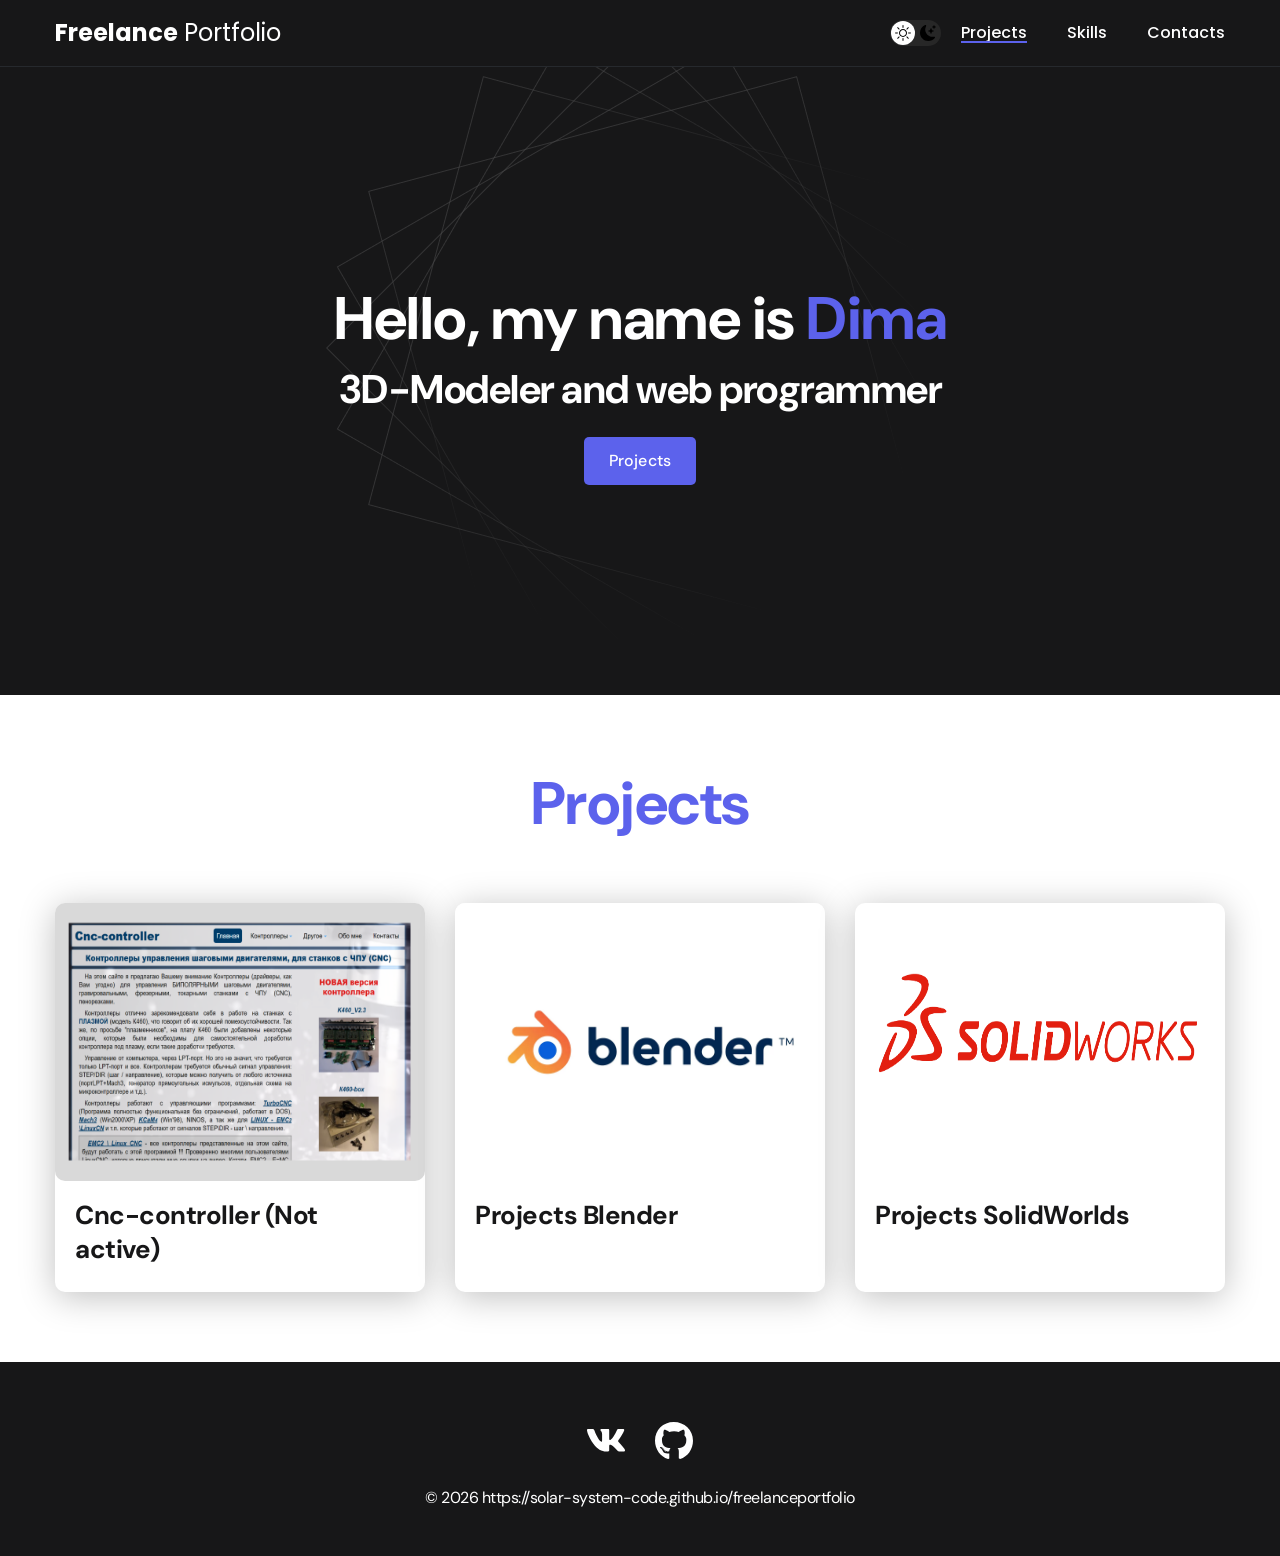
<file: index.html>
<!DOCTYPE html>
<html lang="en">
<head>
    <meta charset="UTF-8">
    <meta http-equiv="X-UA-Compatible" content="IE=edge">
    <meta name="viewport" content="width=device-width, initial-scale=1.0, user-scalable=no">
    <title>Freelance Portfolio</title>
    <link rel="stylesheet" href="style/css/style.css">
    <link rel="stylesheet" href="style/css/media.css">
</head>
<body>
    <header class="header">
        <nav class="nav">
            <div class="container">
                <div class="nav__wrapper">
                    <h1 class="logo">
                        <a href="index.html"><strong>Freelance</strong> Portfolio</a>
                    </h1>
                        <button class="dark-mode-btn">
                        <img src="images/icons/sun.svg" alt="Light mode" class="dark-mode-btn__icon">
                        <img src="images/icons/moon.svg" alt="Dark mode" class="dark-mode-btn__icon">
                    </button>
                    <ul class="nav__menu menu">
                        <li class="menu__item"><a href="#main__title" class="menu__link active">Projects</a></li>
                        <li class="menu__item"><a href="skills.html" class="menu__link">Skills</a></li>
                        <li class="menu__item"><a href="contacts.html" class="menu__link">Contacts</a></li>
                    </ul>
                </div>
            </div>
        </nav>
        <div class="header__wrapper">
            <h2 class="header__title">
                <strong>Hello, my name is <span class="header__name">Dima</span></strong> <br>
                3D-Modeler and web programmer
            </h2>
            <a href="#main__title" class="btn">Projects</a>
        </div>
    </header>

    <main class="main">
        <div class="container">
            <h2 class="title-1" id="main__title">Projects</h2>
            <div class="cards">
                <div class="card">
                    <a href="project-cnc.html">
                        <img class="card__img" src="images/projects/cnc.jpg" alt="">
                        <h3 class="card__title">Cnc-controller (Not active)</h3>
                    </a>
                </div>

                <div class="card">
                    <a href="projects_blender.html">
                        <img class="card__img" src="images/3D/blender_logo_1-1801-659f65.avif" alt="">
                        <h3 class="card__title">Projects Blender</h3>
                    </a>
                </div>

                <div class="card">
                    <a href="project-sw.html">
                        <img class="card__img" src="images/3D/solidworks-cad_logo.jpg" alt="">
                        <h3 class="card__title">Projects SolidWorlds</h3>
                    </a>
                </div>
            </div>
        </div>
    </main>

    <footer class="footer">
        <div class="container">
            <div class="footer__wrapper">
                <ul class="social">
                    <li class="social__item"><a href="https://vk.com/lebdim2000" target="_blank"><img src="images/icons/vk.svg" alt="link"></a></li>
                    <li class="social__item"><a href="https://github.com/solar-system-code" target="_blank"><img src="images/icons/gitHub.svg" alt="link"></a></li>
                </ul>
                <div class="copyright">
                    <p>© 2026 https://solar-system-code.github.io/freelanceportfolio</p>
                </div>
            </div>
        </div>
    </footer>

    <script src="js/Script.js"></script>
</body>
</html>
</file>
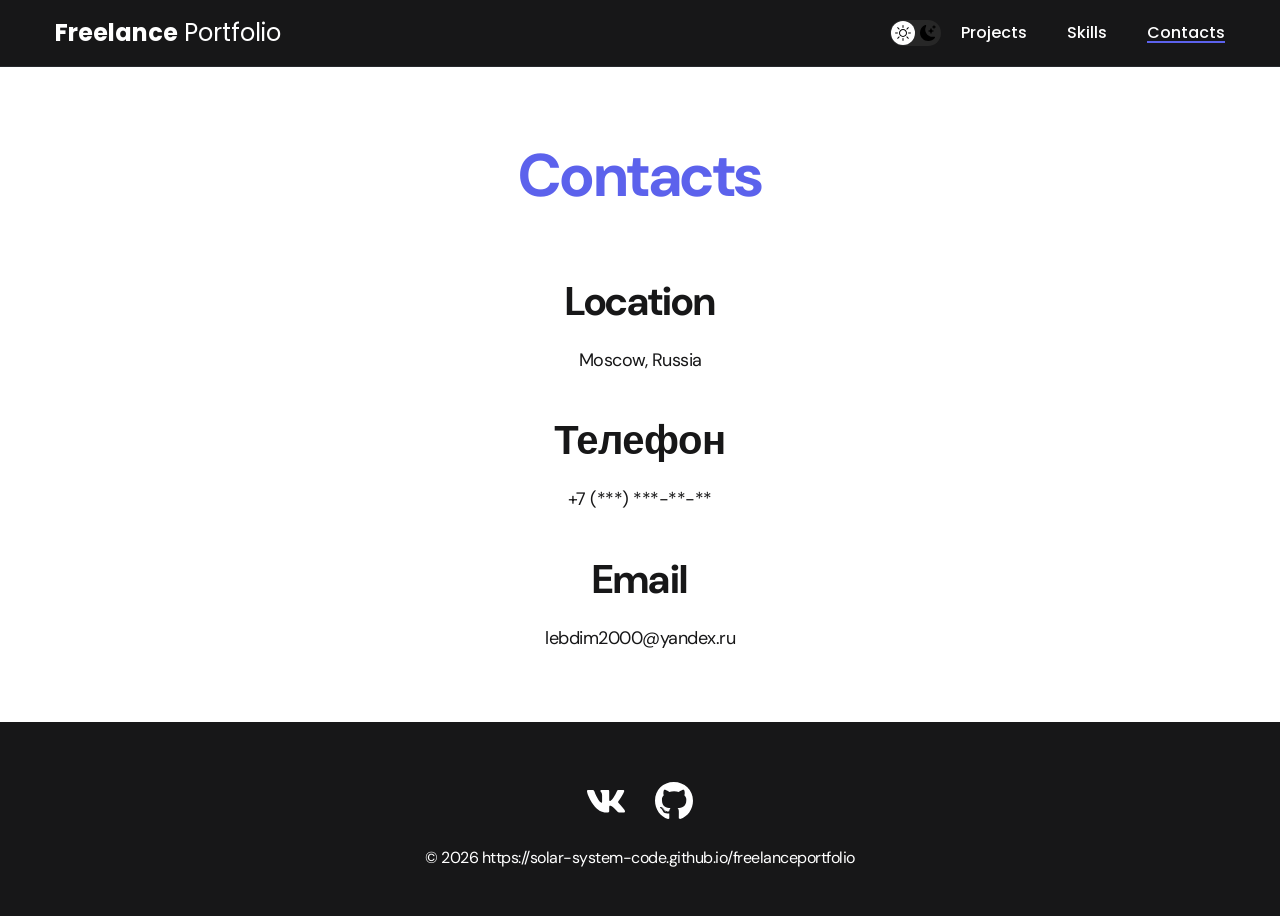
<file: contacts.html>
<!DOCTYPE html>
<html lang="en">
<head>
    <meta charset="UTF-8">
    <meta http-equiv="X-UA-Compatible" content="IE=edge">
    <meta name="viewport" content="width=device-width, initial-scale=1.0, user-scalable=no">
    <title>Freelance Portfolio</title>
    <link rel="stylesheet" href="style/css/style.css">
    <link rel="stylesheet" href="style/css/media.css">
</head>
<body>
    <nav class="nav">
        <div class="container">
            <div class="nav__wrapper">
                <a href="index.html" class="logo"><strong>Freelance</strong> Portfolio</a>
                <button class="dark-mode-btn">
                    <img src="images/icons/sun.svg" alt="Light mode" class="dark-mode-btn__icon">
                    <img src="images/icons/moon.svg" alt="Dark mode" class="dark-mode-btn__icon">
                </button>
                <ul class="nav__menu menu">
                    <li class="menu__item"><a href="index.html" class="menu__link">Projects</a></li>
                    <li class="menu__item"><a href="skills.html" class="menu__link">Skills</a></li>
                    <li class="menu__item"><a href="contacts.html" class="menu__link active">Contacts</a></li>
                </ul>
            </div>
        </div>
    </nav>

    <main class="main">
        <div class="container">
            <h1 class="title-1" id="main__title">Contacts</h1>
            <ul class="content__list">
                <li class="content__item">
                    <h2 class="title-2">Location</h2>
                    <p>Moscow, Russia</p>
                </li>
                <li class="content__item">
                    <h2 class="title-2">Телефон</h2>
                    <p>+7 (***) ***-**-**</p>
                </li>
                <li class="content__item">
                    <h2 class="title-2">Email</h2>
                    <p>lebdim2000@yandex.ru</p>
                </li>
            </ul>
        </div>
    </main>

    <footer class="footer">
        <div class="container">
            <div class="footer__wrapper">
                <ul class="social">
                    <li class="social__item"><a href="https://vk.com/lebdim2000" target="_blank"><img src="images/icons/vk.svg" alt="link"></a></li>
                    <li class="social__item"><a href="https://github.com/solar-system-code" target="_blank"><img src="images/icons/gitHub.svg" alt="link"></a></li>
                </ul>
                <div class="copyright">
                    <p>© 2026 https://solar-system-code.github.io/freelanceportfolio</p>
                </div>
            </div>
        </div>
    </footer>

    <script src="js/Script.js"></script>
</body>
</html>
</file>
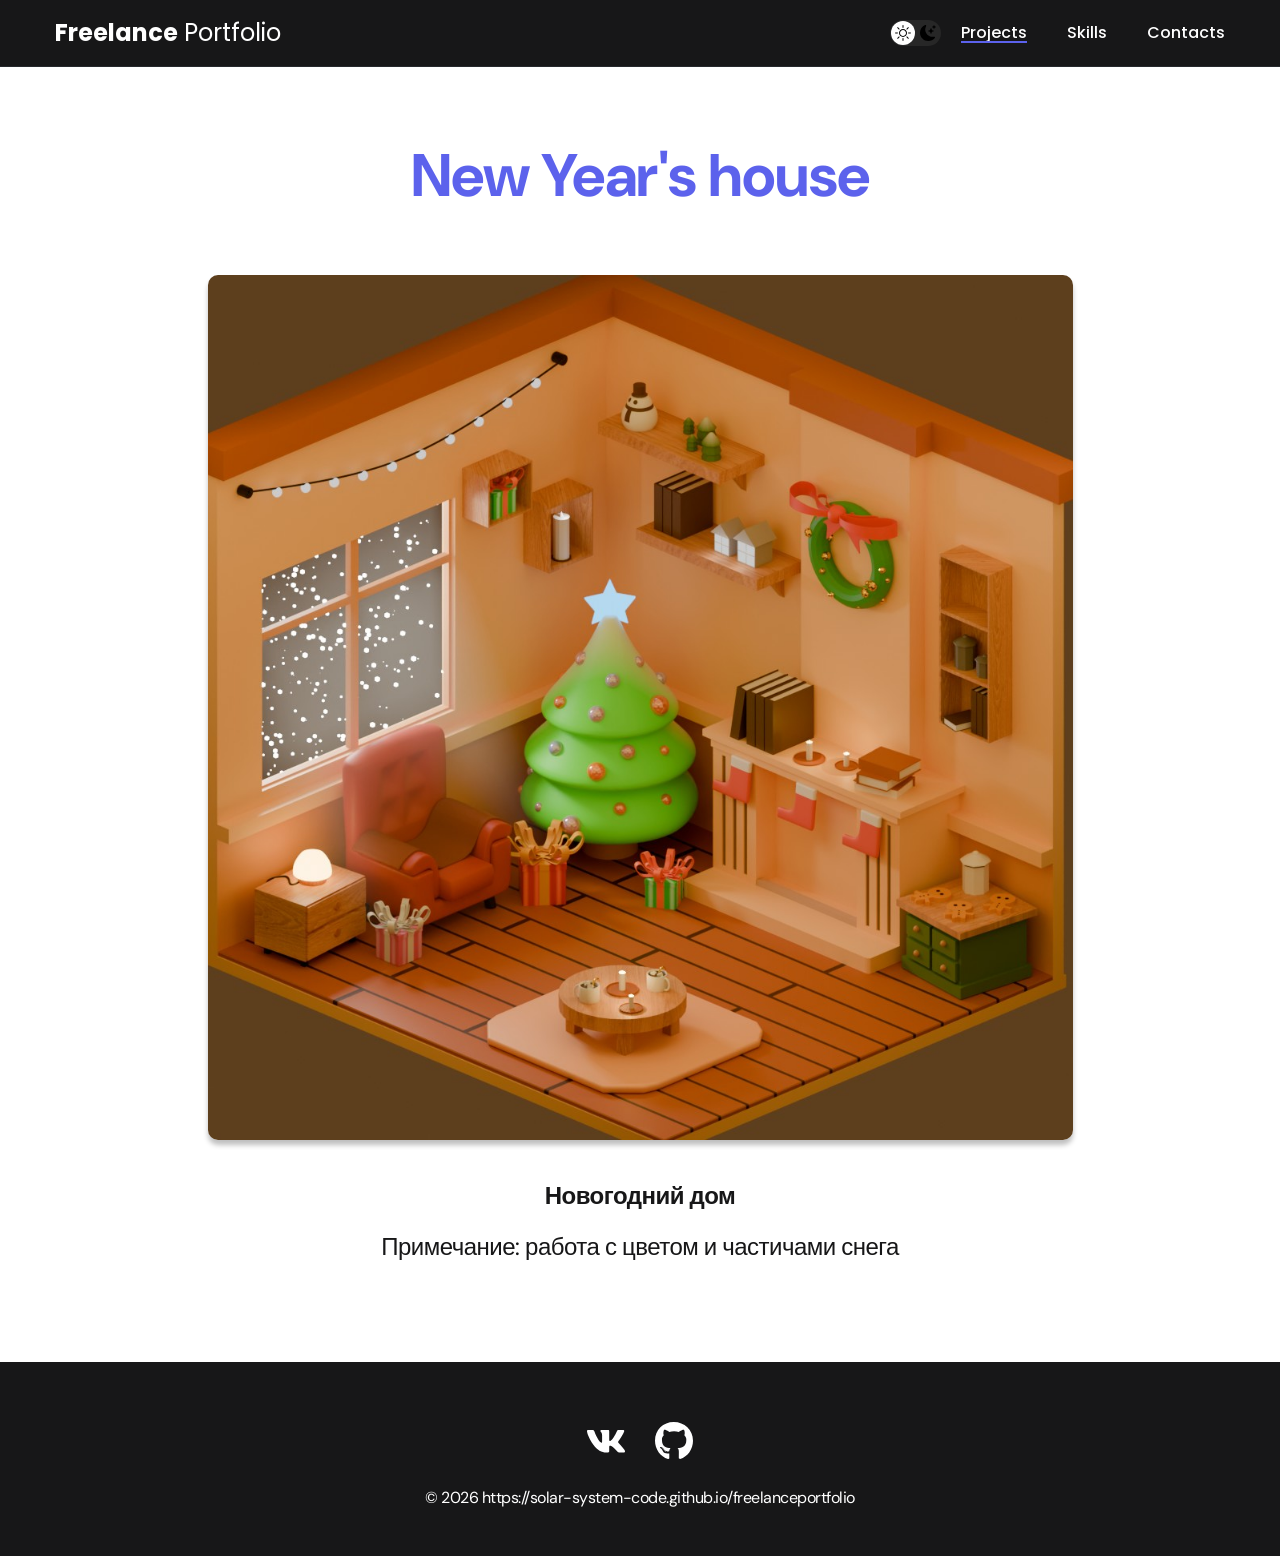
<file: NewYear_house.html>
<!DOCTYPE html>
<html lang="en">
<head>
    <meta charset="UTF-8">
    <meta http-equiv="X-UA-Compatible" content="IE=edge">
    <meta name="viewport" content="width=device-width, initial-scale=1.0, user-scalable=no">
    <title>Freelance Portfolio</title>
    <link rel="stylesheet" href="style/css/style.css">
    <link rel="stylesheet" href="style/css/media.css">
</head>
<body>
    <nav class="nav">
        <div class="container">
            <div class="nav__wrapper">
                <a href="index.html" class="logo"><strong>Freelance</strong> Portfolio</a>
                <button class="dark-mode-btn">
                    <img src="images/icons/sun.svg" alt="Light mode" class="dark-mode-btn__icon">
                    <img src="images/icons/moon.svg" alt="Dark mode" class="dark-mode-btn__icon">
                </button>
                <ul class="nav__menu menu">
                    <li class="menu__item"><a href="index.html" class="menu__link active">Projects</a></li>
                    <li class="menu__item"><a href="skills.html"class="menu__link">Skills</a></li>
                    <li class="menu__item"><a href="contacts.html" class="menu__link">Contacts</a></li>
                </ul>
            </div>
        </div>
    </nav>

    <main class="main">
        <div class="container">
            <div class="project__details">
                <h1 class="title-1" id="main__title">New Year's house</h1>
                <img src="images/3D/NewYearsCyclesDay1.jpg" alt="Blender" class="project__img">
                <div class="project__desc">
                    <p>Новогодний дом</p>
                    <p>Примечание: работа с цветом и частичами снега</p>
                </div>
            </div>
        </div>
    </main>

    <footer class="footer">
        <div class="container">
            <div class="footer__wrapper">
                <ul class="social">
                    <li class="social__item"><a href="https://vk.com/lebdim2000" target="_blank"><img src="images/icons/vk.svg" alt="link"></a></li>
                    <li class="social__item"><a href="https://github.com/solar-system-code" target="_blank"><img src="images/icons/gitHub.svg" alt="link"></a></li>
                </ul>
                <div class="copyright">
                    <p>© 2026 https://solar-system-code.github.io/freelanceportfolio</p>
                </div>
            </div>
        </div>
    </footer>

    <script src="js/Script.js"></script>
</body>
</html>
</file>
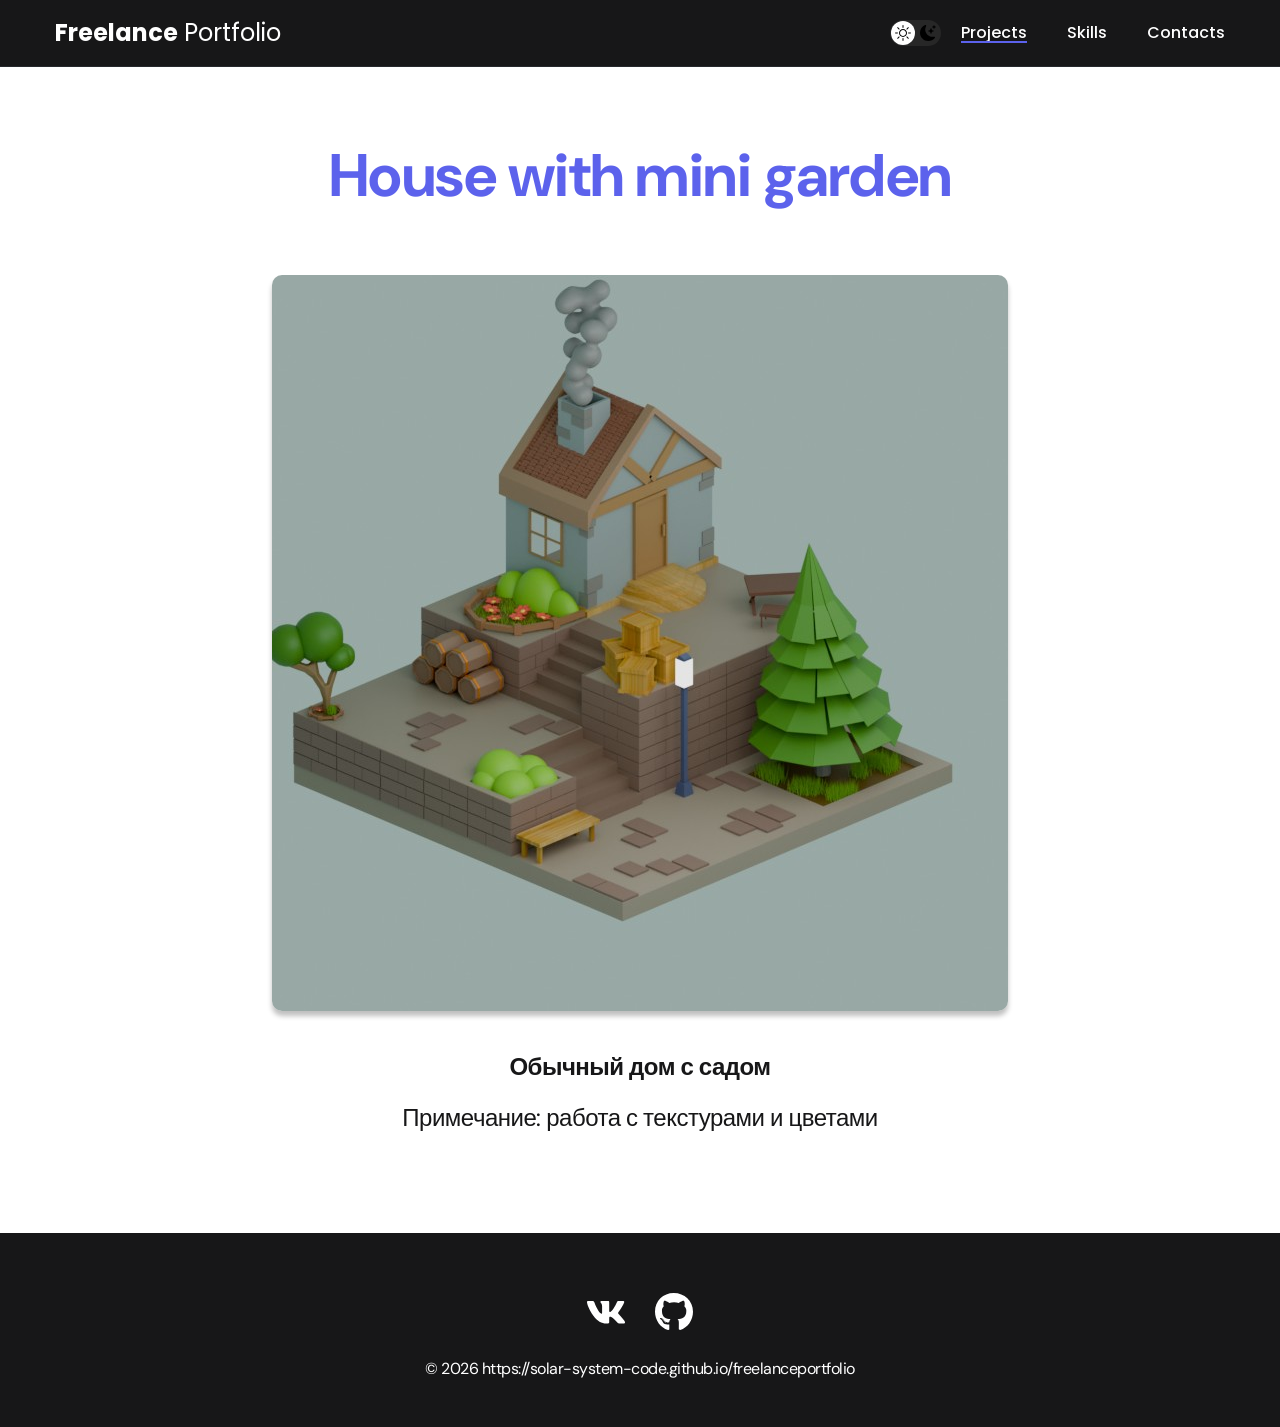
<file: project-3d__house.html>
<!DOCTYPE html>
<html lang="en">
<head>
    <meta charset="UTF-8">
    <meta http-equiv="X-UA-Compatible" content="IE=edge">
    <meta name="viewport" content="width=device-width, initial-scale=1.0, user-scalable=no">
    <title>Freelance Portfolio</title>
    <link rel="stylesheet" href="style/css/style.css">
    <link rel="stylesheet" href="style/css/media.css">
</head>
<body>
    <nav class="nav">
        <div class="container">
            <div class="nav__wrapper">
                <a href="index.html" class="logo"><strong>Freelance</strong> Portfolio</a>
                <button class="dark-mode-btn">
                    <img src="images/icons/sun.svg" alt="Light mode" class="dark-mode-btn__icon">
                    <img src="images/icons/moon.svg" alt="Dark mode" class="dark-mode-btn__icon">
                </button>
                <ul class="nav__menu menu">
                    <li class="menu__item"><a href="index.html" class="menu__link active">Projects</a></li>
                    <li class="menu__item"><a href="skills.html"class="menu__link">Skills</a></li>
                    <li class="menu__item"><a href="contacts.html" class="menu__link">Contacts</a></li>
                </ul>
            </div>
        </div>
    </nav>

    <main class="main">
        <div class="container">
            <div class="project__details">
                <h1 class="title-1" id="main__title">House with mini garden</h1>
                <img src="images/3D/HouseWithMiniGarden.jpg" alt="Blender" class="project__img">
                <div class="project__desc">
                    <p>Обычный дом с садом</p>
                    <p>Примечание: работа с текстурами и цветами</p>
                </div>
            </div>
        </div>
    </main>

    <footer class="footer">
        <div class="container">
            <div class="footer__wrapper">
                <ul class="social">
                    <li class="social__item"><a href="https://vk.com/lebdim2000" target="_blank"><img src="images/icons/vk.svg" alt="link"></a></li>
                    <li class="social__item"><a href="https://github.com/solar-system-code" target="_blank"><img src="images/icons/gitHub.svg" alt="link"></a></li>
                </ul>
                <div class="copyright">
                    <p>© 2026 https://solar-system-code.github.io/freelanceportfolio</p>
                </div>
            </div>
        </div>
    </footer>

    <script src="js/Script.js"></script>
</body>
</html>
</file>
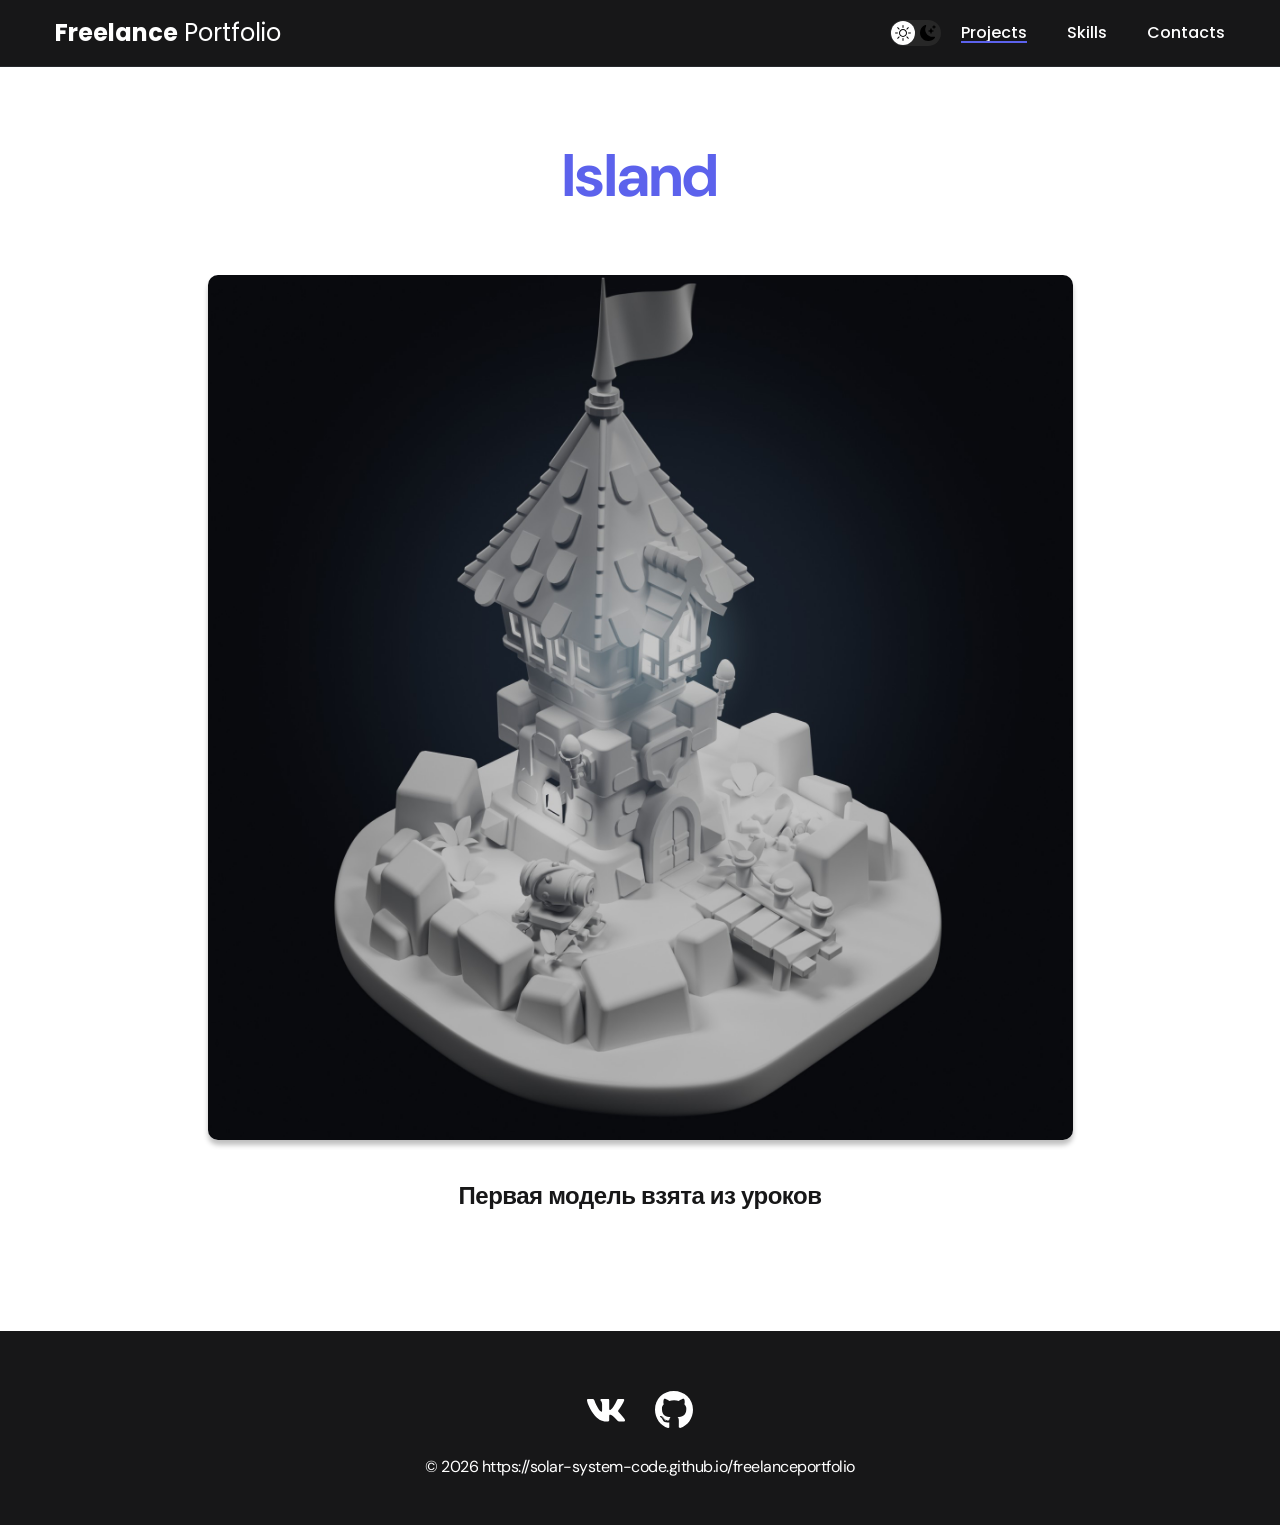
<file: project-3d__island.html>
<!DOCTYPE html>
<html lang="en">
<head>
    <meta charset="UTF-8">
    <meta http-equiv="X-UA-Compatible" content="IE=edge">
    <meta name="viewport" content="width=device-width, initial-scale=1.0, user-scalable=no">
    <title>Freelance Portfolio</title>
    <link rel="stylesheet" href="style/css/style.css">
    <link rel="stylesheet" href="style/css/media.css">
</head>
<body>
    <nav class="nav">
        <div class="container">
            <div class="nav__wrapper">
                <a href="index.html" class="logo"><strong>Freelance</strong> Portfolio</a>
                <button class="dark-mode-btn">
                    <img src="images/icons/sun.svg" alt="Light mode" class="dark-mode-btn__icon">
                    <img src="images/icons/moon.svg" alt="Dark mode" class="dark-mode-btn__icon">
                </button>
                <ul class="nav__menu menu">
                    <li class="menu__item"><a href="index.html" class="menu__link active">Projects</a></li>
                    <li class="menu__item"><a href="skills.html"class="menu__link">Skills</a></li>
                    <li class="menu__item"><a href="contacts.html" class="menu__link">Contacts</a></li>
                </ul>
            </div>
        </div>
    </nav>

    <main class="main">
        <div class="container">
            <div class="project__details">
                <h1 class="title-1" id="main__title">Island</h1>
                <img src="images/3D/Island.jpg" alt="Blender" class="project__img">
                <div class="project__desc">
                    <p>Первая модель взята из уроков</p>
                </div>
            </div>
        </div>
    </main>

    <footer class="footer">
        <div class="container">
            <div class="footer__wrapper">
                <ul class="social">
                    <li class="social__item"><a href="https://vk.com/lebdim2000" target="_blank"><img src="images/icons/vk.svg" alt="link"></a></li>
                    <li class="social__item"><a href="https://github.com/solar-system-code" target="_blank"><img src="images/icons/gitHub.svg" alt="link"></a></li>
                </ul>
                <div class="copyright">
                    <p>© 2026 https://solar-system-code.github.io/freelanceportfolio</p>
                </div>
            </div>
        </div>
    </footer>

    <script src="js/Script.js"></script>
</body>
</html>
</file>
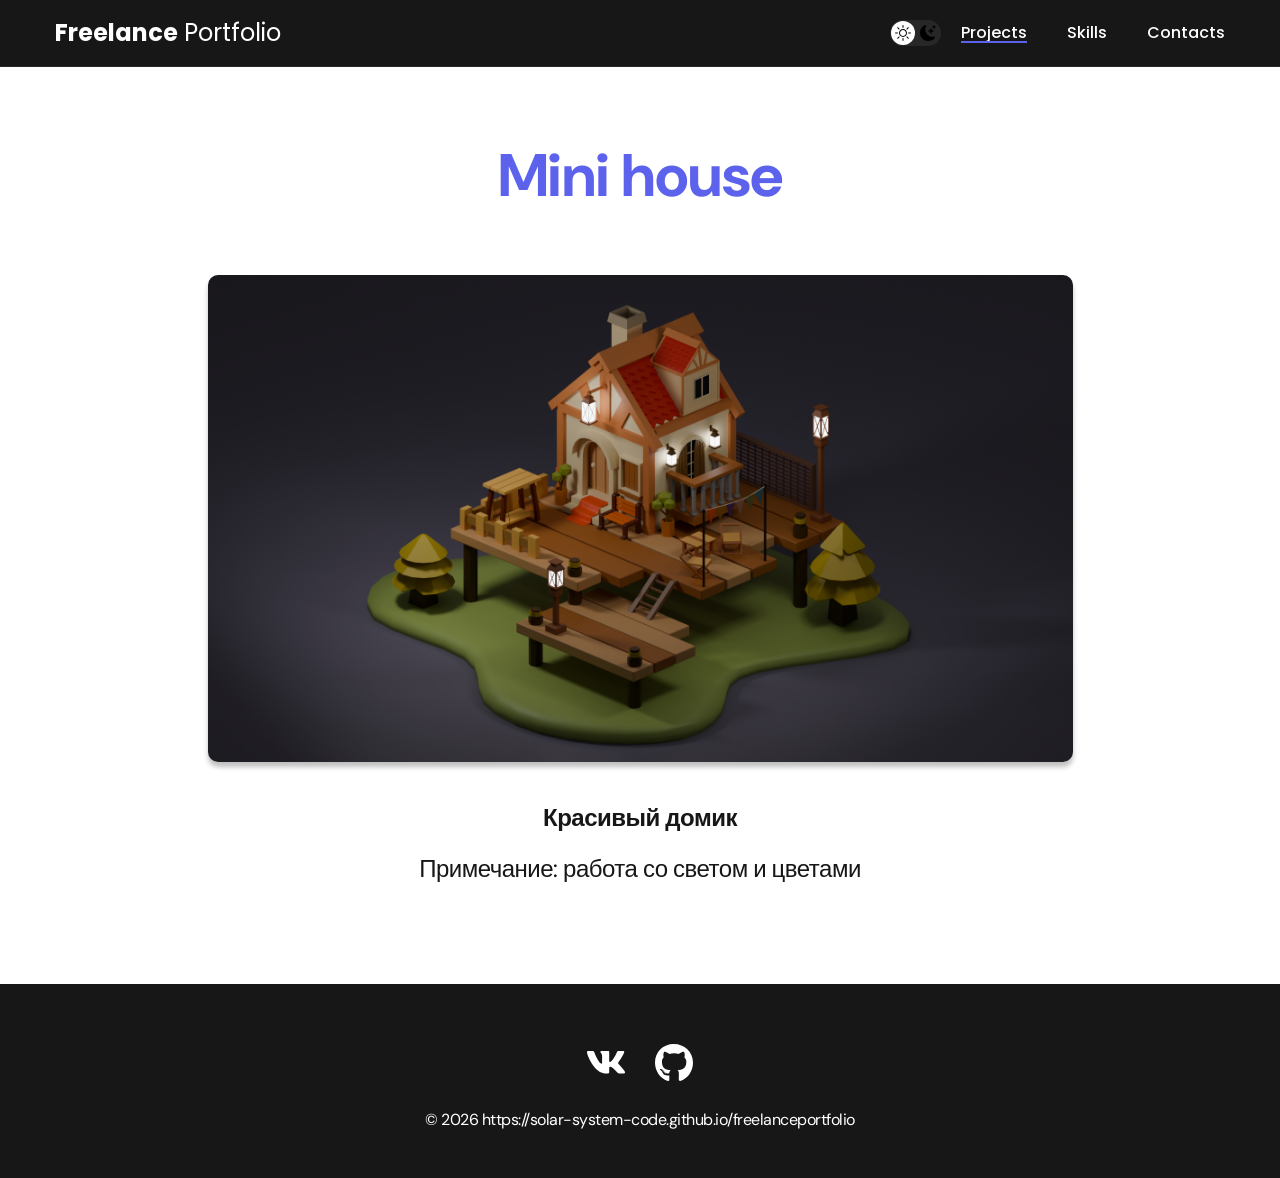
<file: project-3d__village.html>
<!DOCTYPE html>
<html lang="en">
<head>
    <meta charset="UTF-8">
    <meta http-equiv="X-UA-Compatible" content="IE=edge">
    <meta name="viewport" content="width=device-width, initial-scale=1.0, user-scalable=no">
    <title>Freelance Portfolio</title>
    <link rel="stylesheet" href="style/css/style.css">
    <link rel="stylesheet" href="style/css/media.css">
</head>
<body>
    <nav class="nav">
        <div class="container">
            <div class="nav__wrapper">
                <a href="index.html" class="logo"><strong>Freelance</strong> Portfolio</a>
                <button class="dark-mode-btn">
                    <img src="images/icons/sun.svg" alt="Light mode" class="dark-mode-btn__icon">
                    <img src="images/icons/moon.svg" alt="Dark mode" class="dark-mode-btn__icon">
                </button>
                <ul class="nav__menu menu">
                    <li class="menu__item"><a href="index.html" class="menu__link active">Projects</a></li>
                    <li class="menu__item"><a href="skills.html"class="menu__link">Skills</a></li>
                    <li class="menu__item"><a href="contacts.html" class="menu__link">Contacts</a></li>
                </ul>
            </div>
        </div>
    </nav>

    <main class="main">
        <div class="container">
            <div class="project__details">
                <h1 class="title-1" id="main__title">Mini house</h1>
                <img src="images/3D/houseFull.png" alt="Blender" class="project__img">
                <div class="project__desc">
                    <p>Красивый домик</p>
                    <p>Примечание: работа со светом и цветами</p>
                </div>
            </div>
        </div>
    </main>

    <footer class="footer">
        <div class="container">
            <div class="footer__wrapper">
                <ul class="social">
                    <li class="social__item"><a href="https://vk.com/lebdim2000" target="_blank"><img src="images/icons/vk.svg" alt="link"></a></li>
                    <li class="social__item"><a href="https://github.com/solar-system-code" target="_blank"><img src="images/icons/gitHub.svg" alt="link"></a></li>
                </ul>
                <div class="copyright">
                    <p>© 2026 https://solar-system-code.github.io/freelanceportfolio</p>
                </div>
            </div>
        </div>
    </footer>

    <script src="js/Script.js"></script>
</body>
</html>
</file>
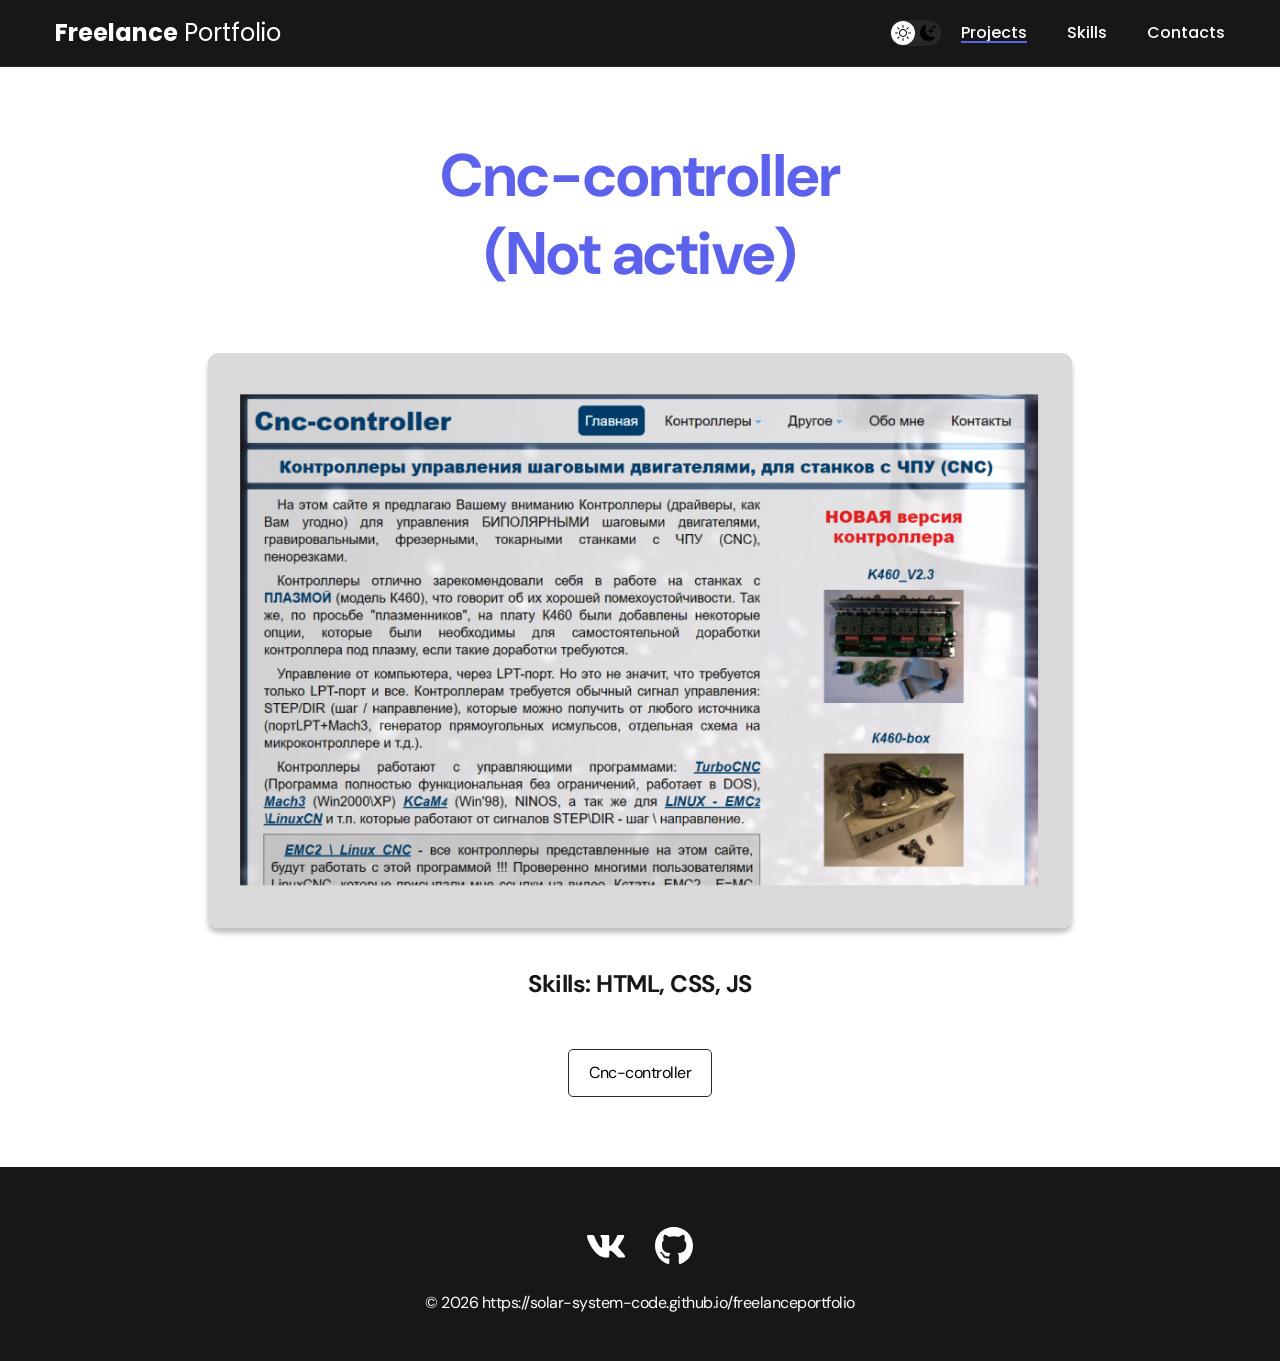
<file: project-cnc.html>
<!DOCTYPE html>
<html lang="en">
<head>
    <meta charset="UTF-8">
    <meta http-equiv="X-UA-Compatible" content="IE=edge">
    <meta name="viewport" content="width=device-width, initial-scale=1.0, user-scalable=no">
    <title>Freelance Portfolio</title>
    <link rel="stylesheet" href="style/css/style.css">
    <link rel="stylesheet" href="style/css/media.css">
</head>
<body>
    <nav class="nav">
        <div class="container">
            <div class="nav__wrapper">
                <a href="index.html" class="logo"><strong>Freelance</strong> Portfolio</a>
                <button class="dark-mode-btn">
                    <img src="images/icons/sun.svg" alt="Light mode" class="dark-mode-btn__icon">
                    <img src="images/icons/moon.svg" alt="Dark mode" class="dark-mode-btn__icon">
                </button>
                <ul class="nav__menu menu">
                    <li class="menu__item"><a href="index.html" class="menu__link active">Projects</a></li>
                    <li class="menu__item"><a href="skills.html"class="menu__link">Skills</a></li>
                    <li class="menu__item"><a href="contacts.html" class="menu__link">Contacts</a></li>
                </ul>
            </div>
        </div>
    </nav>

    <main class="main">
        <div class="container">
            <div class="project__details">
                <h1 class="title-1" id="main__title">Cnc-controller <br> (Not active)</h1>
                <img src="images/projects/cnc.jpg" alt="cnc" class="project__img">
                <div class="project__desc">
                    <p>Skills: HTML, CSS, JS</p>
                </div>
                <a href="#" target="_blank" class="btn__outline">Cnc-controller</a>
            </div>
        </div>
    </main>

    <footer class="footer">
        <div class="container">
            <div class="footer__wrapper">
                <ul class="social">
                    <li class="social__item"><a href="https://vk.com/lebdim2000" target="_blank"><img src="images/icons/vk.svg" alt="link"></a></li>
                    <li class="social__item"><a href="https://github.com/solar-system-code" target="_blank"><img src="images/icons/gitHub.svg" alt="link"></a></li>
                </ul>
                <div class="copyright">
                    <p>© 2026 https://solar-system-code.github.io/freelanceportfolio</p>
                </div>
            </div>
        </div>
    </footer>

    <script src="js/Script.js"></script>
</body>
</html>
</file>
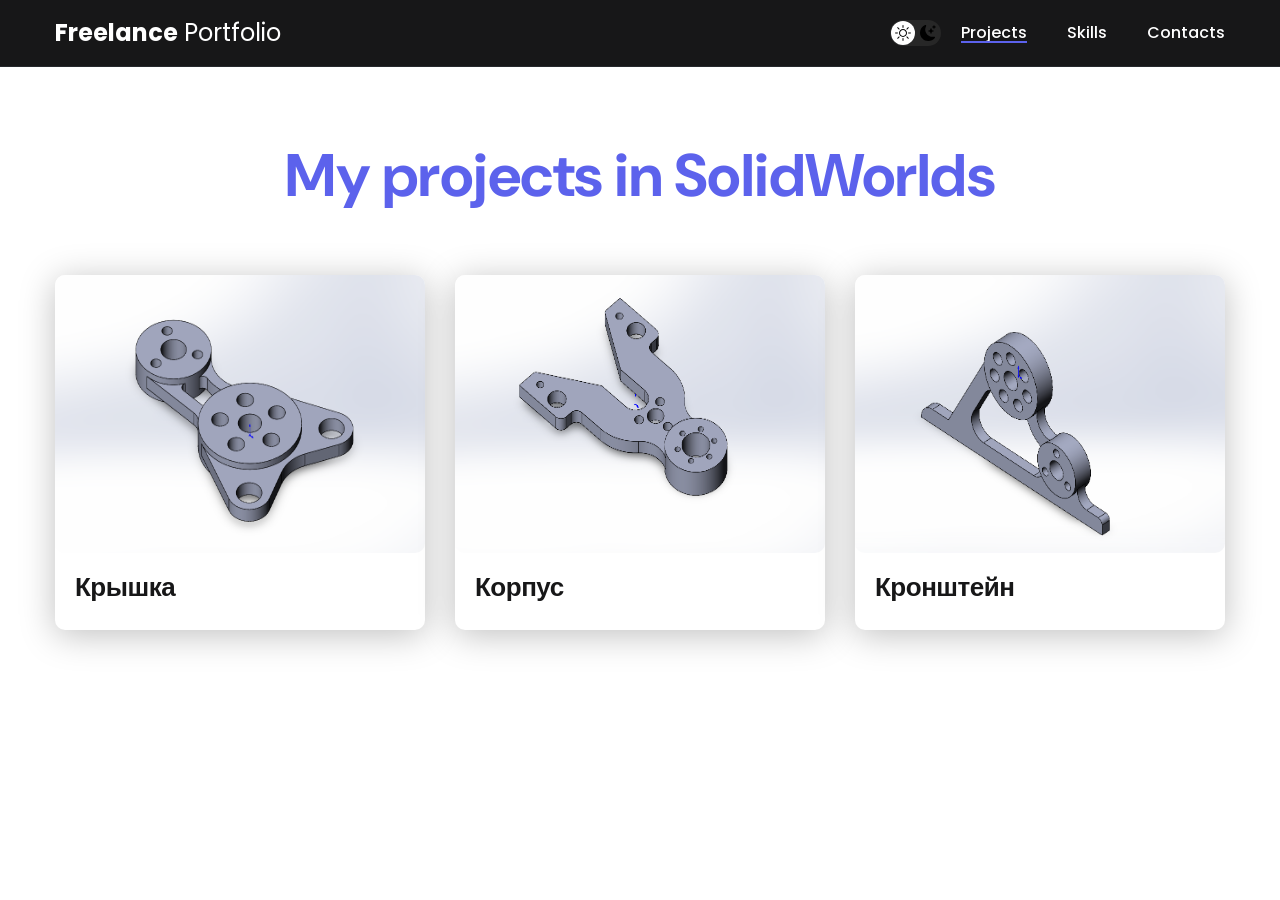
<file: project-sw.html>
<!DOCTYPE html>
<html lang="en">

<head>
    <meta charset="UTF-8">
    <meta name="viewport" content="width=device-width, initial-scale=1.0">
    <title>Freelance Portfolio</title>
    <link rel="stylesheet" href="style/css/style.css">
    <link rel="stylesheet" href="style/css/media.css">
</head>

<body>

    <nav class="nav">
        <div class="container">
            <div class="nav__wrapper">
                <a href="index.html" class="logo"><strong>Freelance</strong> Portfolio</a>
                <button class="dark-mode-btn">
                    <img src="images/icons/sun.svg" alt="Light mode" class="dark-mode-btn__icon">
                    <img src="images/icons/moon.svg" alt="Dark mode" class="dark-mode-btn__icon">
                </button>
                <ul class="nav__menu menu">
                    <li class="menu__item"><a href="index.html" class="menu__link active">Projects</a></li>
                    <li class="menu__item"><a href="skills.html" class="menu__link">Skills</a></li>
                    <li class="menu__item"><a href="contacts.html" class="menu__link">Contacts</a></li>
                </ul>
            </div>
        </div>
    </nav>

    <main class="main">
        <div class="container">
            <h2 class="title-1" id="main__title">My projects in SolidWorlds</h2>
            <div class="cards">
                
                <div class="card">
                    <a href="">
                        <img class="card__img" src="images/3D/SLDWORKS_Nojiz9KzSY.png" alt="">
                        <h3 class="card__title">Крышка</h3>
                    </a>
                </div>

                <div class="card">
                    <a href="">
                        <img class="card__img" src="images/3D/SLDWORKS_VQbhmJQf3t.png" alt="">
                        <h3 class="card__title">Корпус</h3>
                    </a>
                </div>

                <div class="card">
                    <a href="">
                        <img class="card__img" src="images/3D/SLDWORKS_f8LQ8vNUCg.png" alt="">
                        <h3 class="card__title">Кронштейн</h3>
                    </a>
                </div>

            </div>
        </div>
    </main>


    <script src="js/Script.js"></script>
</body>

</html>
</file>
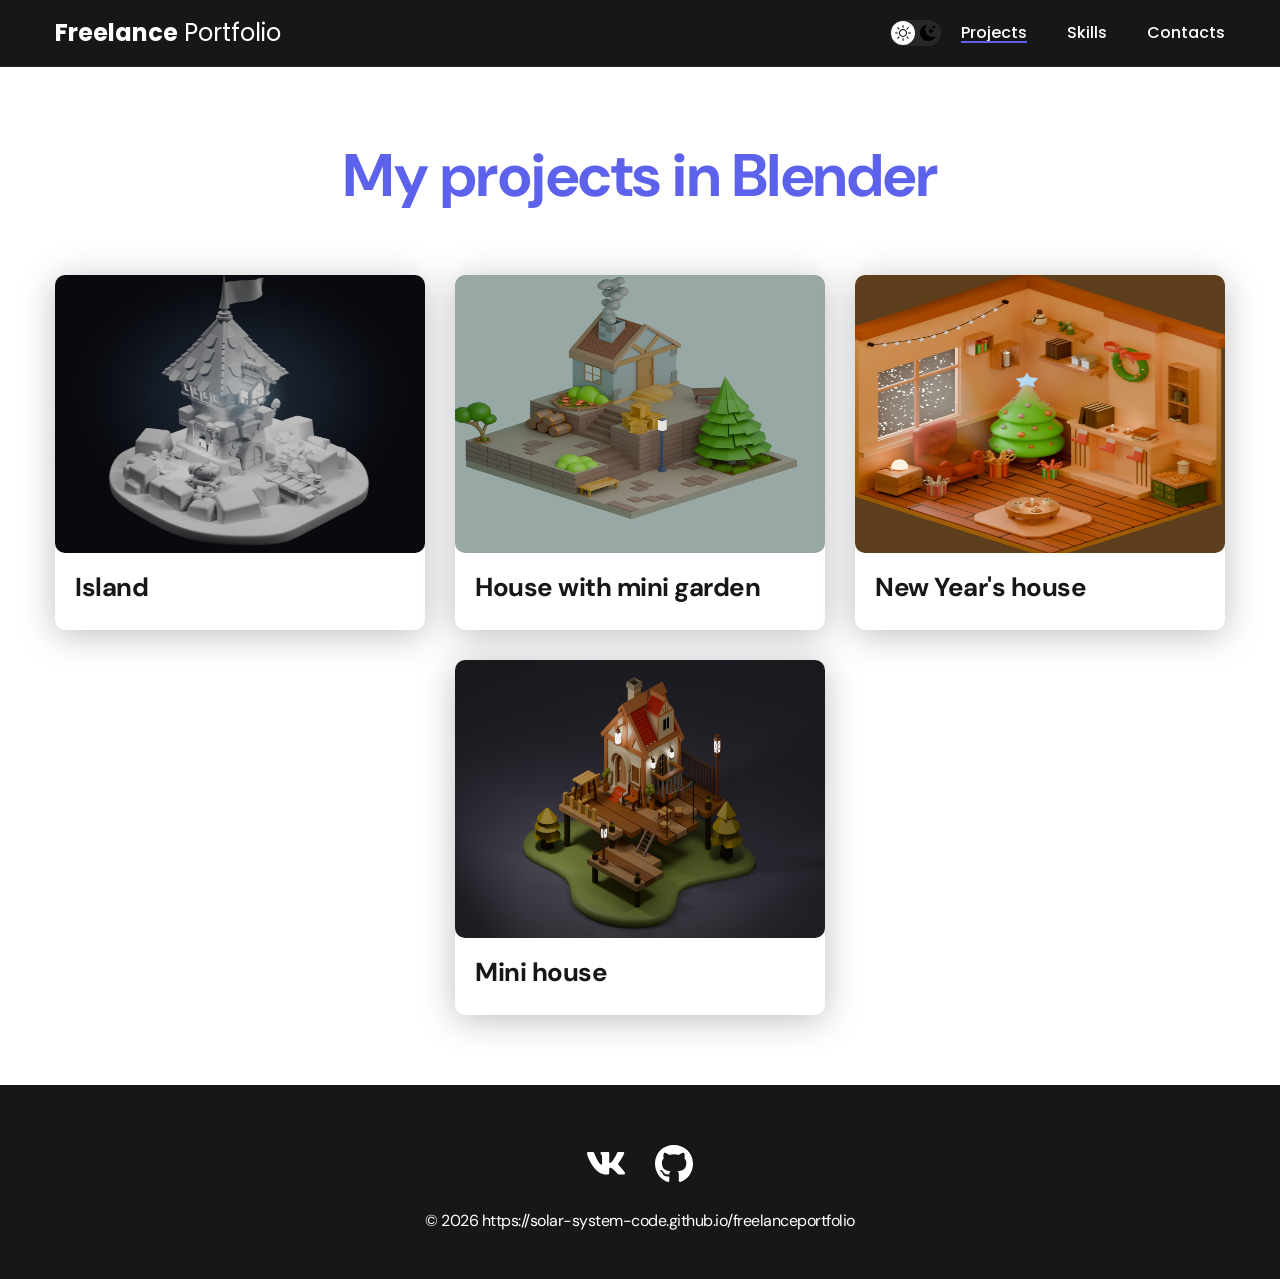
<file: projects_blender.html>
<!DOCTYPE html>
<html lang="en">
<head>
    <meta charset="UTF-8">
    <meta http-equiv="X-UA-Compatible" content="IE=edge">
    <meta name="viewport" content="width=device-width, initial-scale=1.0, user-scalable=no">
    <title>Freelance Portfolio</title>
    <link rel="stylesheet" href="style/css/style.css">
    <link rel="stylesheet" href="style/css/media.css">
</head>
<body>
    <nav class="nav">
        <div class="container">
            <div class="nav__wrapper">
                <a href="index.html" class="logo"><strong>Freelance</strong> Portfolio</a>
                <button class="dark-mode-btn">
                    <img src="images/icons/sun.svg" alt="Light mode" class="dark-mode-btn__icon">
                    <img src="images/icons/moon.svg" alt="Dark mode" class="dark-mode-btn__icon">
                </button>
                <ul class="nav__menu menu">
                    <li class="menu__item"><a href="index.html" class="menu__link active">Projects</a></li>
                    <li class="menu__item"><a href="skills.html" class="menu__link">Skills</a></li>
                    <li class="menu__item"><a href="contacts.html" class="menu__link">Contacts</a></li>
                </ul>
            </div>
        </div>
    </nav>

    <main class="main">
        <div class="container">
            <h2 class="title-1" id="main__title">My projects in Blender</h2>
            <div class="cards">

                <div class="card">
                    <a href="project-3d__island.html">
                        <img class="card__img" src="images/3D/Island.jpg" alt="">
                        <h3 class="card__title">Island</h3>
                    </a>
                </div>

                <div class="card">
                    <a href="project-3d__house.html">
                        <img class="card__img" src="images/3D/HouseWithMiniGarden.jpg" alt="">
                        <h3 class="card__title">House with mini garden</h3>
                    </a>
                </div>

                <div class="card">
                    <a href="NewYear_house.html">
                        <img class="card__img" src="images/3D/NewYearsCyclesDay1.jpg" alt="">
                        <h3 class="card__title">New Year's house</h3>
                    </a>
                </div>

                <div class="card">
                    <a href="project-3d__village.html">
                        <img class="card__img" src="images/3D/houseFull.png" alt="">
                        <h3 class="card__title">Mini house</h3>
                    </a>
                </div>
            </div>
        </div>
    </main>

    <footer class="footer">
        <div class="container">
            <div class="footer__wrapper">
                <ul class="social">
                    <li class="social__item"><a href="https://vk.com/lebdim2000" target="_blank"><img src="images/icons/vk.svg" alt="link"></a></li>
                    <li class="social__item"><a href="https://github.com/solar-system-code" target="_blank"><img src="images/icons/gitHub.svg" alt="link"></a></li>
                </ul>
                <div class="copyright">
                    <p>© 2026 https://solar-system-code.github.io/freelanceportfolio</p>
                </div>
            </div>
        </div>
    </footer>

    <script src="js/Script.js"></script>
</body>
</html>
</file>
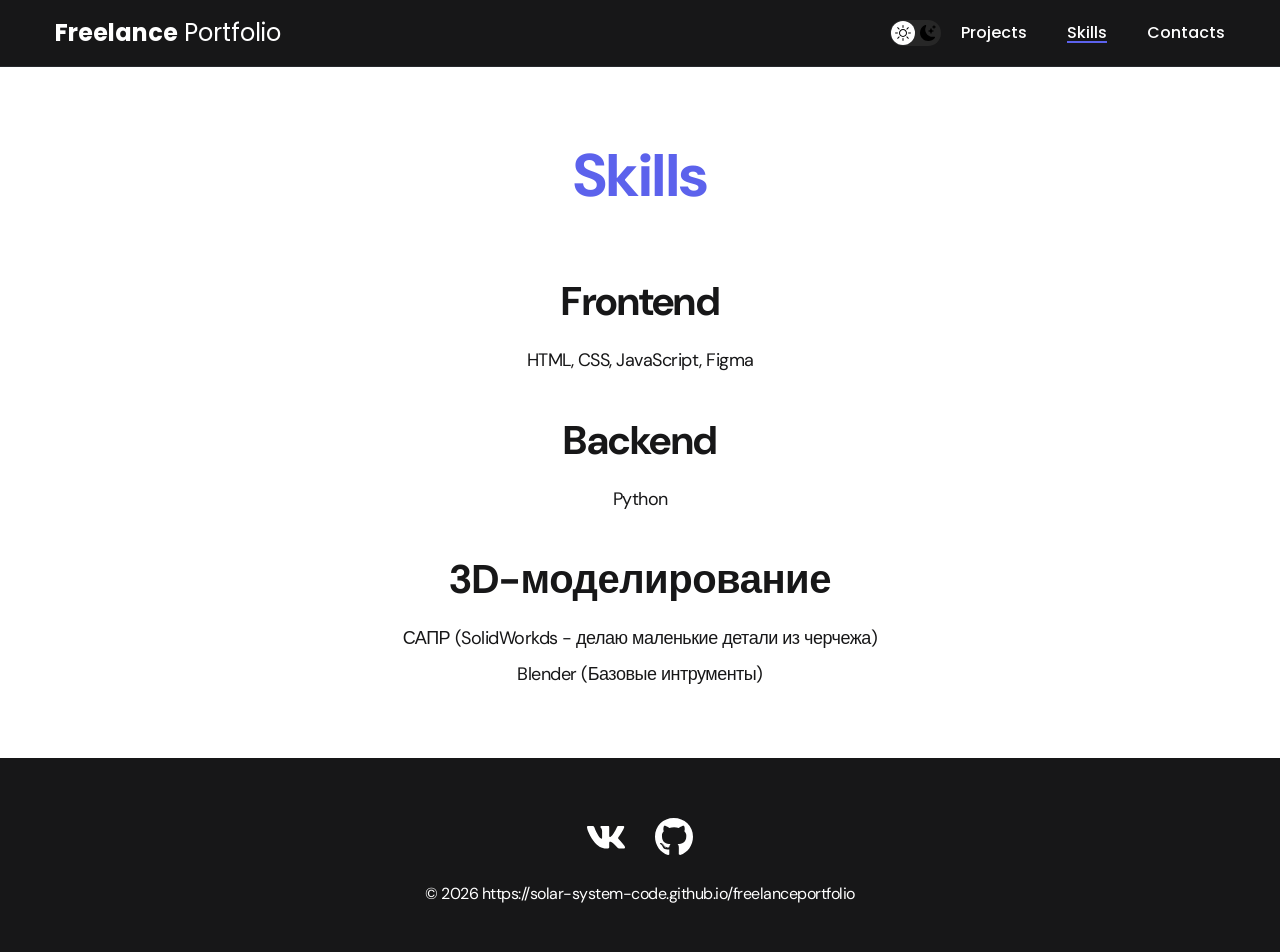
<file: skills.html>
<!DOCTYPE html>
<html lang="en">
<head>
    <meta charset="UTF-8">
    <meta http-equiv="X-UA-Compatible" content="IE=edge">
    <meta name="viewport" content="width=device-width, initial-scale=1.0, user-scalable=no">
    <title>Freelance Portfolio</title>
    <link rel="stylesheet" href="style/css/style.css">
    <link rel="stylesheet" href="style/css/media.css">
</head>
<body>
    <nav class="nav">
        <div class="container">
            <div class="nav__wrapper">
                <a href="index.html" class="logo"><strong>Freelance</strong> Portfolio</a>
                <button class="dark-mode-btn">
                    <img src="images/icons/sun.svg" alt="Light mode" class="dark-mode-btn__icon">
                    <img src="images/icons/moon.svg" alt="Dark mode" class="dark-mode-btn__icon">
                </button>
                <ul class="nav__menu menu">
                    <li class="menu__item"><a href="index.html" class="menu__link">Projects</a></li>
                    <li class="menu__item"><a href="skills.html" class="menu__link active">Skills</a></li>
                    <li class="menu__item"><a href="contacts.html" class="menu__link">Contacts</a></li>
                </ul>
            </div>
        </div>
    </nav>

    <main class="main">
        <div class="container">
            <h1 class="title-1" id="main__title">Skills</h1>
            <ul class="content__list">
                <li class="content__item">
                    <h2 class="title-2">Frontend</h2>
                    <p>HTML, CSS, JavaScript, Figma</p>
                </li>
                <li class="content__item">
                    <h2 class="title-2">Backend</h2>
                    <p>Python</p>
                </li>
                <li class="content__item">
                    <h2 class="title-2">3D-моделирование</h2>
                    <p>САПР (SolidWorkds - делаю маленькие детали из черчежа)</p>
                    <p>Blender (Базовые интрументы)</p>
                </li>
            </ul>
        </div>
    </main>

    <footer class="footer">
        <div class="container">
            <div class="footer__wrapper">
                <ul class="social">
                    <li class="social__item"><a href="https://vk.com/lebdim2000" target="_blank"><img src="images/icons/vk.svg" alt="link"></a></li>
                    <li class="social__item"><a href="https://github.com/solar-system-code" target="_blank"><img src="images/icons/gitHub.svg" alt="link"></a></li>
                </ul>
                <div class="copyright">
                    <p>© 2026 https://solar-system-code.github.io/freelanceportfolio</p>
                </div>
            </div>
        </div>
    </footer>

    <script src="js/Script.js"></script>
</body>
</html>
</file>
<file: style/css/style.css>
@import url("https://fonts.googleapis.com/css2?family=DM+Sans:wght@400;500;700&family=Poppins:wght@400;500;700&display=swap");
*, *::before, *::after {
  padding: 0;
  margin: 0;
  border: none;
  box-sizing: border-box;
  -moz-box-sizing: border-box;
  -webkit-box-sizing: border-box;
}

*:focus, *:active {
  outline: none;
}

html, body, div, span, applet, object, iframe, h1, h2, h3, h4, h5, h6, p, blockquote, pre, a, abbr, acronym, address, big, cite, code, del, dfn, em, img, ins, kbd, samp, strike, sub, sup, tt, var, center, dl, dt, dd, ol, ul, li, fieldset, form, label, legend, table, caption, tbody, tfoot, thead, tr, th, td, article, aside, canvas, details, embed, figure, figcaption, footer, header, hgroup, menu, nav, output, ruby, section, summary, time, mark, audio, video {
  margin: 0;
  padding: 0;
  border: 0;
  font-size: 100%;
  font: inherit;
  vertical-align: baseline;
}

article, aside, details, figcaption, figure, footer, header, hgroup, menu, nav, section, main {
  display: block;
}

small {
  font-size: 80%;
}

html, body {
  font-family: sans-serif;
  font-size: 16px;
  line-height: 1;
  -moz-text-size-adjust: 100%;
  -webkit-text-size-adjust: 100%;
  text-size-adjust: 100%;
  font-weight: normal;
}

input, button, textarea {
  font-family: inherit;
}

input::-ms-clear {
  display: none;
}

a:focus, a:active, a:link, a:visited {
  outline: none;
  text-decoration: none;
}

a:hover {
  text-decoration: none;
}

a {
  text-decoration: none;
  color: #000;
}

ul, ol, li {
  list-style: none;
}

h1, h2, h3, h4, h5, h6, p {
  font-size: inherit;
  font-weight: inherit;
}

hr {
  width: 100%;
  height: 1px;
  background-color: #101010;
}

button {
  cursor: pointer;
}

button::-moz-focus-inner {
  padding: 0;
  border: 0;
}

input, textarea, button, select {
  font-family: inherit;
  font-size: inherit;
  color: inherit;
  background-color: transparent;
}

input::-ms-clear {
  display: none;
}

address {
  font-style: normal;
}

button, input[type=submit] {
  display: inline-block;
  box-shadow: none;
  background-color: transparent;
  background: none;
  cursor: pointer;
}

input:focus, input:active,
button:focus, button:active {
  outline: none;
}

button::-moz-focus-inner {
  padding: 0;
  border: 0;
}

label {
  cursor: pointer;
}

legend {
  display: block;
}

.wrapper {
  min-height: 100vh;
  margin: 0 10px;
}

/*
font-family: 'DM Sans', sans-serif;
font-family: 'Poppins', sans-serif;
*/
:root {
  --white: #fff;
  --black--border: #26292D;
  --black: #171718;
  --purple: #5C62EC;
  --text-color: var(--black);
  --dark-bg: var(--black);
  --dark-border: var(--black--border);
  --text: var(--white);
  --accent: var(--purple);
  --page-bg: var(--white);
  --text-color: var(--black);
  --title-1: var(--accent);
  --project-card-bg: var(--white);
  --project-card-text: var(--black);
}

.dark {
  --page-bg: #252526;
  --text-color: var(--white);
  --title-1: var(--white);
  --project-card-bg: var(--black);
  --project-card-text: var(--white);
}

html, body {
  display: flex;
  flex-direction: column;
  min-height: 100vh;
  font-size: 16px;
  font-family: "DM Sans", sans-serif;
  letter-spacing: -0.5px;
  background-color: var(--page-bg);
  color: var(--text-color);
}

.none {
  display: none !important;
}

.container {
  max-width: 1200px;
  padding: 0 15px;
  margin: 0 auto;
}

.title-1 {
  margin-bottom: 60px;
  font-size: 60px;
  font-weight: 700;
  line-height: 1.3;
  color: var(--title-1);
  text-align: center;
}

.title-2 {
  margin-bottom: 20px;
  font-weight: 700;
  font-size: 40px;
  line-height: 1.3;
}

.header {
  padding: 0;
  min-height: 695px;
  display: flex;
  justify-content: flex-start;
  align-items: center;
  flex-direction: column;
  background-color: var(--dark-bg);
  background-image: url("../../images/header-bg.png");
  background-repeat: no-repeat;
  background-size: auto;
  background-position: center center;
  color: var(--text);
  text-align: center;
}
.header__wrapper {
  padding: 0 15px;
  max-width: 100%;
  border: white;
  display: flex;
  justify-content: center;
  flex-direction: column;
  align-items: center;
  flex: 1 0 80%;
}

.header__title {
  font-size: 40px;
  font-weight: 700;
  line-height: 1.4;
  margin-bottom: 20px;
}
.header__title strong {
  font-size: 60px;
}
.header__title span.header__name {
  color: var(--accent);
}

.header__text {
  margin-bottom: 40px;
  font-size: 18px;
  line-height: 1.3;
}
.header__text p + p {
  margin-top: 1em;
}

.btn {
  display: inline-flex;
  align-items: center;
  height: 48px;
  padding: 15px 25px;
  border-radius: 5px;
  background-color: var(--accent);
  color: var(--white);
  letter-spacing: 0.15px;
  font-weight: 500;
  transition: opacity 0.2s ease-in;
}
.btn:hover {
  opacity: 0.8;
}
.btn:active {
  position: relative;
  top: 1px;
}

.btn__outline {
  display: flex;
  gap: 10px;
  align-items: center;
  height: 48px;
  padding: 12px 20px;
  border-radius: 5px;
  border: 1px solid var(--dark-border);
  background-color: var(--white);
}
.btn__outline:hover {
  opacity: 0.8;
}
.btn__outline:active {
  position: relative;
  top: 1px;
}

.nav {
  min-width: -webkit-fill-available;
  background-color: var(--dark-bg);
  border-bottom: 1px solid var(--dark-border);
  letter-spacing: normal;
  flex: 0 0 20%;
}
.nav a {
  color: var(--text);
}
.nav .nav a.menu__link {
  color: var(--text);
}
.nav__wrapper {
  padding: 20px 0;
  display: flex;
  justify-content: flex-end;
  align-items: center;
  gap: 20px;
  flex-wrap: wrap;
}
.nav__wrapper .logo {
  font-size: 24px;
  margin-right: auto;
  font-family: "Poppins", sans-serif;
}

ul.menu {
  display: flex;
  justify-content: center;
  flex-wrap: wrap;
  gap: 10px 40px;
  font-weight: 500;
  font-family: "Poppins", sans-serif;
}
ul.menu li.menu__item {
  position: relative;
  transition: all 0.2s ease-in;
}
ul.menu li.menu__item a.menu__link:hover::before {
  content: "";
  position: absolute;
  left: 0;
  top: 100%;
  display: block;
  height: 2px;
  width: 100%;
  background-color: var(--accent);
}
ul.menu a.menu__link.active::before {
  content: "";
  position: absolute;
  left: 0;
  top: 100%;
  display: block;
  height: 2px;
  width: 100%;
  background-color: var(--accent);
}

.dark-mode-btn {
  display: flex;
  justify-content: space-between;
  width: 51px;
  height: 26px;
  padding: 5px;
  border-radius: 50px;
  background-color: #272727;
  position: relative;
}
.dark-mode-btn::before {
  content: "";
  display: block;
  width: 24px;
  height: 24px;
  border-radius: 50%;
  background-color: var(--white);
  position: absolute;
  top: 1px;
  left: 1px;
  transition: left 0.2s ease-in;
}
.dark-mode-btn__icon {
  position: relative;
  z-index: 9;
}
.dark-mode-btn--active::before {
  left: 26px;
}

.main {
  padding: 70px 0;
}

.cards {
  display: flex;
  flex-flow: row wrap;
  justify-content: center;
  gap: 30px;
}

.card {
  max-width: 370px;
  background-color: var(--project-card-bg);
  box-shadow: 0 5px 35px rgba(0, 0, 0, 0.25);
  border-radius: 10px;
}

.card__img {
  border-radius: 10px;
  width: 370px;
  height: 278px;
}

.card__title {
  padding: 15px 20px 25px;
  font-weight: 700;
  font-size: 26px;
  line-height: 1.3;
  color: var(--project-card-text);
}

.project__details {
  margin: 0 auto;
  max-width: 865px;
  display: flex;
  flex-direction: column;
  align-items: center;
  text-align: center;
}

.project__img {
  max-width: 100%;
  margin-bottom: 40px;
  box-shadow: 0 5px 5px rgba(0, 0, 0, 0.25);
  border-radius: 10px;
}

.project__desc {
  margin-bottom: 30px;
  font-size: 24px;
  line-height: 1.3;
}
.project__desc p:first-child {
  font-weight: bold;
  margin-bottom: 20px;
}

.content__list {
  margin: 0 auto;
  max-width: 570px;
  text-align: center;
  display: flex;
  flex-direction: column;
  align-items: center;
  row-gap: 40px;
}

.content__item {
  font-weight: 400;
  font-size: 18px;
  line-height: 1.5;
}
.content__item p + p {
  margin-top: 0.5em;
}

.footer {
  padding: 60px 0 50px;
  background-color: var(--dark-bg);
  color: #fff;
  margin-top: auto;
}
.footer__wrapper {
  display: flex;
  flex-direction: column;
  align-items: center;
  row-gap: 27px;
}

.social {
  display: flex;
  -moz-column-gap: 30px;
       column-gap: 30px;
  align-items: center;
}

.copyright p + p {
  margin-top: 0.5em;
}
</file>
<file: style/css/media.css>
@media only screen and (max-width: 768px) {
  .header__title {
    font-size: 30px;
  }
  .header__title strong {
    font-size: 45px;
  }
  .dark-mode-btn {
    order: 0;
  }
  .card__title {
    font-size: 22px;
    text-align: center;
  }
}
@media only screen and (max-width: 630px) {
  .logo {
    font-size: 17px;
  }
  .nav__wrapper {
    justify-content: space-between;
  }
  .main {
    padding: 40px 0;
  }
  .title-1 {
    font-size: 50px;
    margin-bottom: 30px;
  }
  .cards {
    flex-flow: column wrap;
    align-items: center;
  }
  .card {
    width: 300px;
  }
  .card__img {
    width: 300px;
    height: 250px;
  }
  .card__title {
    font-size: 22px;
  }
  .project__desc {
    font-size: 22px;
    margin-bottom: 20px;
  }
  .content__list {
    row-gap: 30px;
  }
  .content__item {
    font-size: 16px;
  }
  .footer {
    padding: 40px 0 30px;
  }
  .footer__wrapper {
    row-gap: 20px;
  }
  .title-2 {
    margin-bottom: 10px;
    font-size: 30px;
  }
  .social {
    -moz-column-gap: 25px;
         column-gap: 25px;
  }
  .social__item {
    width: 24px;
  }
}
@media only screen and (max-width: 550px) {
  .header__title {
    font-size: 22px;
  }
  .header__title strong {
    font-size: 32px;
  }
  .title-1 {
    font-size: 40px;
  }
}
@media only screen and (max-width: 419px) {
  .nav__wrapper .logo {
    font-size: 20px;
  }
  .header__title {
    font-size: 18px;
  }
  .header__title strong {
    font-size: 22px;
  }
  .card {
    width: 250px;
  }
  .card__img {
    width: 250px;
    height: 220px;
  }
  .footer__wrapper .copyright {
    font-size: 13px;
  }
}
</file>
